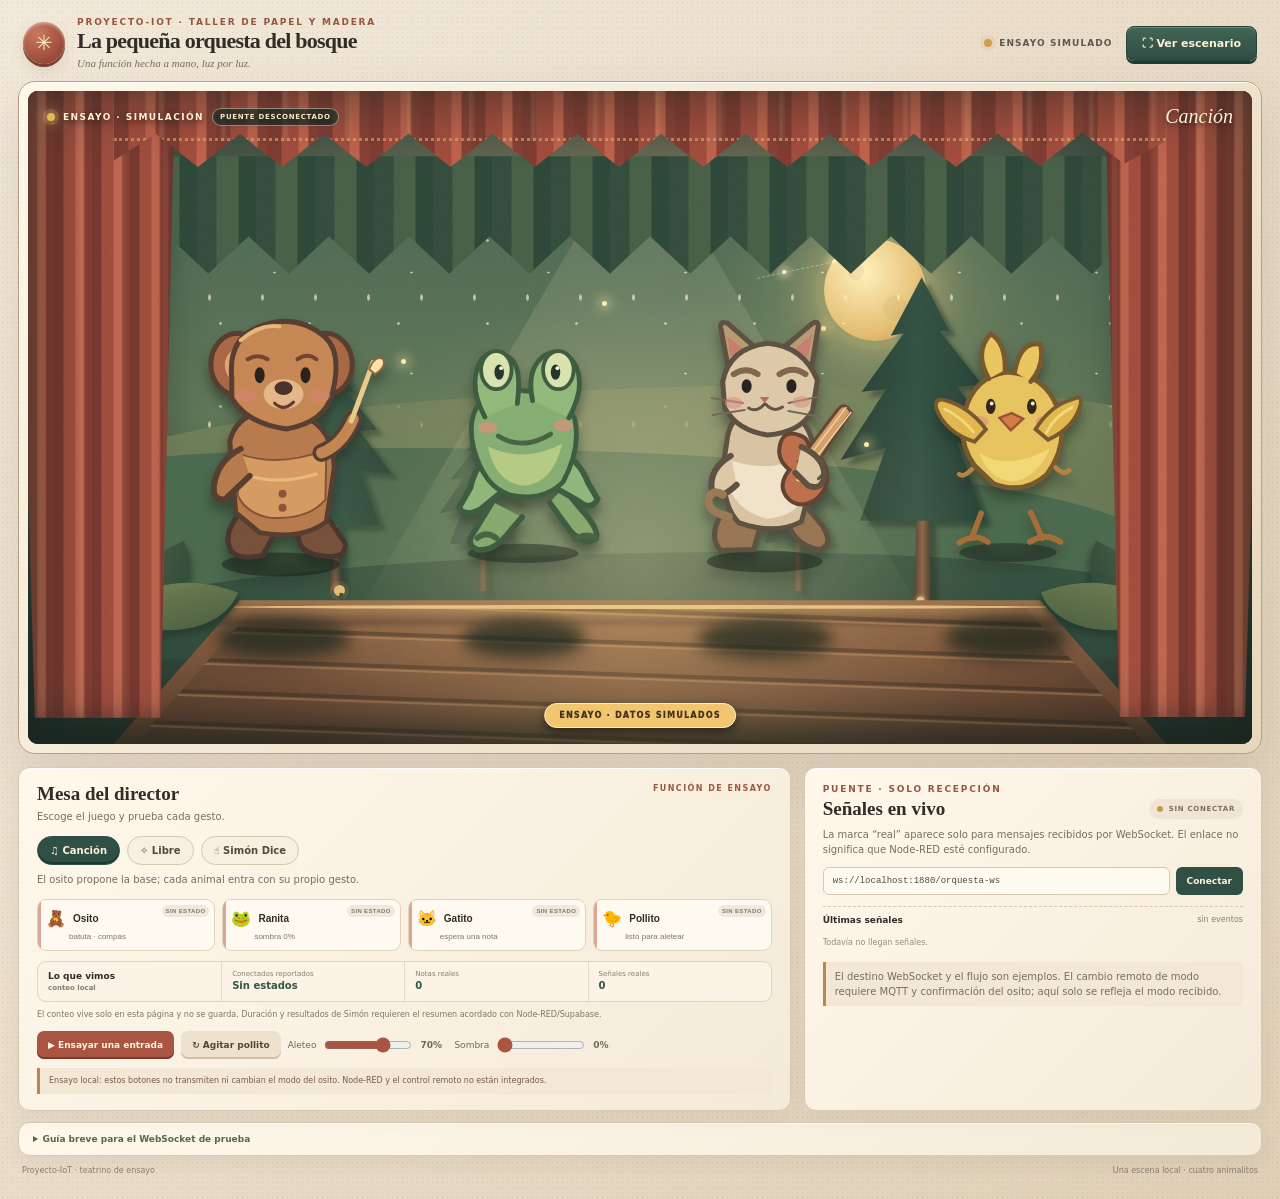
<file: orquesta-v3.html>
<!doctype html>
<html lang="es-MX">
<head>
<meta charset="utf-8"><meta name="viewport" content="width=device-width,initial-scale=1"><meta name="theme-color" content="#efe2cc">
<title>La pequeña orquesta · teatrino III</title>
<style>
:root{--paper:#f1e6d3;--paper-light:#fff5e5;--paper-dark:#d7c3a5;--ink:#302c28;--muted:#786e60;--pine:#2e5046;--moss:#66794f;--rust:#a94f3d;--gold:#e3b65e;--line:#d7c8b1;--serif:Georgia,'Times New Roman',serif;--sans:system-ui,-apple-system,BlinkMacSystemFont,'Segoe UI',sans-serif;--hand:'Trebuchet MS',sans-serif}
*{box-sizing:border-box}html{background:#e7dac6}body{margin:0;color:var(--ink);font-family:var(--sans);background:radial-gradient(#604b3320 .7px,transparent .9px),linear-gradient(135deg,#f2e9da,#dfcfb6);background-size:5px 5px,100% 100%;min-height:100vh}.shell{width:min(1440px,calc(100% - 36px));margin:auto;padding:17px 0 24px}.masthead{display:flex;align-items:center;justify-content:space-between;gap:18px;padding:0 5px 12px}.brand{display:flex;align-items:center;gap:12px}.seal{width:42px;height:42px;border-radius:50%;display:grid;place-items:center;color:#fae8c5;font-size:21px;background:radial-gradient(circle at 35% 28%,#cb7860,#994938 72%);box-shadow:inset 0 2px 3px #fff6,0 3px 0 #784033,0 6px 13px #63443225}.eyebrow{font-size:9px;letter-spacing:.2em;text-transform:uppercase;font-weight:850;color:#985440}.brand h1{margin:3px 0 0;font:700 22px/1 var(--serif);letter-spacing:-.035em}.brand p{margin:5px 0 0;color:var(--muted);font:italic 11px var(--serif)}.top-actions{display:flex;align-items:center;gap:13px}.legend{display:flex;align-items:center;gap:7px;font-size:9px;letter-spacing:.12em;text-transform:uppercase;font-weight:850;color:#5d584e}.legend i{width:8px;height:8px;border-radius:50%;background:#d0a04e;box-shadow:0 0 0 4px #d0a04e26}.legend i.real{background:#83ad7f;box-shadow:0 0 0 4px #83ad7f2d}.projection-button,.exit-projection{border:1px solid #27453b;border-radius:8px;background:linear-gradient(#426656,#2e4d42);color:#fff1d5;padding:10px 15px;font:750 11px var(--sans);cursor:pointer;box-shadow:inset 0 1px #ffffff35,0 3px 0 #243b32;white-space:nowrap;transition:transform .15s,filter .15s}.projection-button:hover,.exit-projection:hover{filter:brightness(1.12);transform:translateY(-1px)}
.screen{padding:9px;border:1px solid #b5a284;border-radius:17px;background:linear-gradient(135deg,#fff7e8,#e7d7bc);box-shadow:0 20px 50px #503b281f,inset 0 1px #fff}.theatre{--glow:#f5bd65;position:relative;isolation:isolate;overflow:hidden;height:clamp(450px,51vw,660px);min-height:430px;border-radius:10px;background:#263d34;box-shadow:inset 0 0 0 1px #ffebc85c,inset 0 -22px 50px #151f1b70}.sky{position:absolute;inset:0;background:radial-gradient(ellipse at 50% 45%,#c9975c 0,#88734d 27%,#52634d 55%,#263d35 100%);transition:filter .25s}.sky:after{content:'';position:absolute;inset:0;background:linear-gradient(90deg,#19282155,transparent 16%,transparent 84%,#19282166),linear-gradient(0deg,#1b2925a8,transparent 25%,#fff4d00d 76%,#271d2645)}.night-sheen{position:absolute;inset:0;background:radial-gradient(ellipse at 51% 35%,#ffe6a91a,transparent 53%);mix-blend-mode:screen}.moon{position:absolute;z-index:0;width:clamp(62px,8vw,108px);aspect-ratio:1;right:20%;top:13%;border-radius:50%;background:radial-gradient(circle at 39% 33%,#fff0bb,#e3bd70 67%,#bd8f55);box-shadow:0 0 0 9px #e4c17d12,0 0 35px 15px #f7d98b44,0 0 105px 42px #ffdf9350}.moon:before,.moon:after{content:'';position:absolute;border-radius:50%;background:#bc985d25}.moon:before{width:16%;height:16%;top:24%;left:23%}.moon:after{width:23%;height:23%;right:19%;bottom:21%}.stars{position:absolute;inset:3% 0 39%;opacity:.64;background-image:radial-gradient(#ffebbd 1px,transparent 1.7px),radial-gradient(#fff0cc 1px,transparent 1.7px),radial-gradient(#fff0c9 1px,transparent 1.7px);background-size:89px 83px,137px 101px,53px 127px;background-position:13px 9px,43px 32px,20px 44px}.constellation{position:absolute;z-index:1;right:28%;top:19%;width:88px;height:58px;border-top:1px dashed #f5e0ac70;transform:rotate(-12deg)}.constellation:before,.constellation:after{content:'';position:absolute;width:4px;height:4px;border-radius:50%;background:#fff0c2;box-shadow:0 0 8px 2px #fff0c2}.constellation:before{left:30%;top:-3px}.constellation:after{right:8%;top:-3px}
.forest{position:absolute;inset:13% 11% 13%;overflow:hidden;clip-path:polygon(0 0,100% 0,100% 100%,0 100%);background:linear-gradient(180deg,#4b6854 0%,#607657 49%,#52664a 66%,#354e40 100%);box-shadow:inset 0 0 44px #17282075}.forest:after{content:'';position:absolute;inset:0;background-image:url("data:image/svg+xml,%3Csvg xmlns='http://www.w3.org/2000/svg' width='140' height='140' viewBox='0 0 140 140'%3E%3Cfilter id='t'%3E%3CfeTurbulence type='fractalNoise' baseFrequency='.7' numOctaves='3' stitchTiles='stitch'/%3E%3C/filter%3E%3Crect width='100%25' height='100%25' filter='url(%23t)' opacity='.20'/%3E%3C/svg%3E");opacity:.22;mix-blend-mode:soft-light;pointer-events:none}.ridge{position:absolute;bottom:6%;left:-8%;width:118%;height:43%;border-radius:50% 48% 0 0 / 32% 38% 0 0;transform:rotate(-2deg)}.ridge.far{bottom:13%;background:#75835a;opacity:.72}.ridge.mid{bottom:4%;left:-15%;height:39%;background:#4a694d;transform:rotate(2deg)}.ridge.near{bottom:-18%;height:40%;background:linear-gradient(180deg,#385541,#253e35);transform:rotate(-1deg)}
.pine{position:absolute;z-index:1;bottom:14%;width:13%;height:52%;filter:drop-shadow(7px 6px 2px #17271e6b)}.pine:before{content:'';position:absolute;left:45%;bottom:0;width:11%;height:44%;background:linear-gradient(90deg,#513b2d,#886447,#44372c);clip-path:polygon(25% 0,80% 0,100% 100%,0 100%)}.pine:after{content:'';position:absolute;inset:0 0 28%;background:linear-gradient(90deg,#233c32,#345344 48%,#253e34);clip-path:polygon(50% 0,67% 22%,61% 22%,87% 44%,72% 45%,100% 70%,72% 68%,89% 100%,12% 100%,28% 70%,0 75%,28% 46%,13% 47%,39% 23%,31% 24%)}.pine.p1{left:12%;height:49%;width:12%;opacity:.84}.pine.p2{right:12%;height:70%;width:17%;bottom:9%}.pine.p3{left:29%;height:35%;width:9%;opacity:.56}.pine.p4{right:29%;height:36%;width:9%;opacity:.62}.flower{position:absolute;z-index:2;bottom:13%;left:18%;width:11px;height:11px;border-radius:50%;background:#e3bb78;box-shadow:0 0 0 4px #e3bb7822}.flower:after{content:'';position:absolute;width:4px;height:26px;left:4px;top:8px;background:#324d39;transform:rotate(7deg)}.flower.f2{left:auto;right:20%;bottom:11%;transform:scale(.75)}
.firefly{position:absolute;z-index:3;width:5px;height:5px;border-radius:50%;background:#ffe9a2;box-shadow:0 0 12px 4px #ffe8a277;animation:drift 5s steps(5,end) infinite}.firefly.f1{left:25%;top:38%}.firefly.f2{left:69%;top:31%;animation-delay:-1.6s}.firefly.f3{right:26%;top:55%;animation-delay:-3s}.firefly.f4{left:46%;top:26%;animation-delay:-2.2s}@keyframes drift{0%,100%{translate:0 0;opacity:.8}50%{translate:8px -12px;opacity:.28}}
.curtain{position:absolute;z-index:5;top:-1%;bottom:4%;width:13%;background:repeating-linear-gradient(90deg,#78382f 0 9px,#a04e3e 10px 21px,#bf6650 22px 29px,#843d32 31px 38px);filter:drop-shadow(7px 5px 7px #191c187c);box-shadow:inset -11px 0 14px #4b242944,inset 5px 0 5px #f2b57e29}.curtain:after{content:'';position:absolute;inset:0;background:repeating-linear-gradient(90deg,transparent 0 20px,#f8c38b18 22px 25px,transparent 29px 42px);opacity:.8}.curtain.left{left:-1%;clip-path:polygon(0 0,100% 0,91% 100%,12% 100%)}.curtain.right{right:-1%;transform:scaleX(-1);clip-path:polygon(0 0,100% 0,91% 100%,12% 100%)}.valance{position:absolute;z-index:6;left:7%;right:7%;top:-5%;height:17%;background:repeating-linear-gradient(90deg,#813c32 0 14px,#a34d3d 15px 31px,#c0634c 32px 41px,#884035 42px 51px);clip-path:polygon(0 0,100% 0,100% 74%,96% 95%,92% 67%,88% 97%,84% 68%,80% 98%,76% 68%,72% 98%,68% 68%,64% 98%,60% 68%,56% 98%,52% 68%,48% 98%,44% 68%,40% 98%,36% 68%,32% 98%,28% 68%,24% 98%,20% 68%,16% 98%,12% 68%,8% 98%,4% 68%,0 92%);filter:drop-shadow(0 7px 5px #1a221c75)}.valance:after{content:'';position:absolute;inset:8% 0 26%;border-bottom:3px dotted #ebbb7890;background:repeating-linear-gradient(90deg,transparent 0 44px,#f9d69b24 46px 48px,transparent 52px 62px)}
.canopy{position:absolute;z-index:4;left:9%;right:9%;top:10%;height:18%;background:repeating-linear-gradient(90deg,#354d3d 0 19px,#486047 20px 41px,#2e4839 42px 59px);clip-path:polygon(0 0,100% 0,99% 70%,95% 100%,91% 68%,87% 100%,83% 68%,79% 100%,75% 68%,71% 100%,67% 68%,63% 100%,59% 68%,55% 100%,51% 68%,47% 100%,43% 68%,39% 100%,35% 68%,31% 100%,27% 68%,23% 100%,19% 68%,15% 100%,11% 68%,7% 100%,3% 68%);filter:drop-shadow(0 6px 5px #17251e88)}
.light-shaft{position:absolute;z-index:2;left:50%;top:18%;width:48%;height:65%;transform:translateX(-50%);background:linear-gradient(180deg,#f5d99c26,#f4d59110 65%,transparent);clip-path:polygon(42% 0,58% 0,100% 100%,0 100%);opacity:.72;mix-blend-mode:screen}.light-shaft:after{content:'';position:absolute;inset:0;background:radial-gradient(ellipse at 50% 80%,#ffe3a443,transparent 70%);animation:shaft 4s steps(2,end) infinite}@keyframes shaft{50%{opacity:.45;transform:scaleX(.88)}}
.stage-floor{position:absolute;z-index:3;left:7%;right:7%;bottom:0;height:22%;background:linear-gradient(180deg,#9a704d,#694b36 16%,#835c3f 20%,#593d2d 100%);clip-path:polygon(12% 0,88% 0,100% 100%,0 100%);box-shadow:0 -9px 19px #17231d8c}.stage-floor:before{content:'';position:absolute;inset:4% 2% 0;background:repeating-linear-gradient(2deg,transparent 0 17px,#d5a06b5c 18px 19px,#382b227e 21px 24px,transparent 25px 32px),linear-gradient(90deg,#4d392b88,transparent 15%,#d2a17333 49%,transparent 84%,#45312588);clip-path:polygon(12% 0,88% 0,100% 100%,0 100%)}.stage-floor:after{content:'';position:absolute;left:11%;right:11%;top:5px;height:4px;border-radius:50%;background:#e5bd7a;box-shadow:0 3px 10px #f2ca7c88}
.stage-light{position:absolute;z-index:3;inset:0;pointer-events:none;opacity:.22;background:radial-gradient(ellipse at 50% 76%,var(--glow) 0,transparent 42%);mix-blend-mode:screen;transition:opacity .18s,background .18s}.stage.lit .stage-light{opacity:.72;animation:lightHit .68s steps(4,end) both}@keyframes lightHit{0%{opacity:.9}35%{opacity:.48}58%{opacity:.82}100%{opacity:.28}}.stage[data-active="osito"]{--glow:#ffd37f}.stage[data-active="ranita"]{--glow:#ddde87}.stage[data-active="gatito"]{--glow:#f5d28d}.stage[data-active="pollito"]{--glow:#ffd56e}
.framed-grain{position:absolute;z-index:9;inset:0;pointer-events:none;opacity:.14;background-image:url("data:image/svg+xml,%3Csvg xmlns='http://www.w3.org/2000/svg' width='180' height='180'%3E%3Cfilter id='grain'%3E%3CfeTurbulence type='fractalNoise' baseFrequency='.79' numOctaves='3' stitchTiles='stitch'/%3E%3C/filter%3E%3Crect width='100%25' height='100%25' filter='url(%23grain)' opacity='.32'/%3E%3C/svg%3E");mix-blend-mode:soft-light}.stage-vignette{position:absolute;z-index:8;inset:0;pointer-events:none;box-shadow:inset 0 0 60px 14px #1b241d78,inset 0 -15px 30px #18221c77}.foliage{position:absolute;z-index:4;bottom:13%;width:16%;height:19%;opacity:.9;filter:drop-shadow(3px 5px 3px #17251e80)}.foliage:before,.foliage:after{content:'';position:absolute;bottom:0;width:74%;height:74%;border-radius:100% 0 100% 0;background:linear-gradient(135deg,#65714b,#304a3a 72%);transform:rotate(-25deg)}.foliage:after{left:32%;bottom:14%;width:52%;height:56%;transform:rotate(21deg);background:linear-gradient(145deg,#83915a,#42553b)}.foliage.left{left:3%}.foliage.right{right:3%;transform:scaleX(-1)}
.performers{position:absolute;z-index:5;left:11%;right:11%;bottom:13%;height:68%;display:flex;align-items:flex-end;justify-content:space-around;gap:1%;pointer-events:none}.puppet{position:relative;width:23%;height:100%;display:flex;align-items:flex-end;justify-content:center;filter:drop-shadow(0 9px 6px #17221b75);transform-origin:50% 93%;transition:filter .2s}.puppet svg{width:100%;height:100%;overflow:visible;transform-origin:50% 91%}.puppet.active{filter:drop-shadow(0 0 20px #ffdfa0c9) drop-shadow(0 9px 5px #17221b8c)}.puppet .ground-shadow{position:absolute;bottom:1%;left:21%;width:58%;height:8%;border-radius:50%;background:#18241d9c;filter:blur(7px);z-index:-1}.bear{width:24%;z-index:2}.frog{width:22%;z-index:3}.cat{width:24%;z-index:4}.chick{width:22%;z-index:3}.bear svg{animation:idleBear 3s steps(3,end) infinite}.frog svg,.cat svg,.chick svg{animation:idlePuppet 3.4s steps(3,end) infinite}@keyframes idleBear{0%,100%{transform:translateY(0) rotate(-.5deg)}50%{transform:translateY(-2px) rotate(.4deg)}}@keyframes idlePuppet{0%,100%{transform:translateY(0)}50%{transform:translateY(-2px)}}
.bear-arm{transform-box:view-box;transform-origin:157px 146px}.bear.active .bear-arm{animation:conductPose 820ms steps(1,end) 1 both}.bear.active .bear-brow{animation:browCue 820ms steps(1,end) 1 both}.baton-glint{opacity:0}.bear.active .baton-glint{animation:glint 820ms steps(3,end) 1}@keyframes conductPose{0%{transform:rotate(0)}14%{transform:rotate(-28deg)}29%{transform:rotate(8deg)}43%{transform:rotate(27deg)}57%{transform:rotate(-10deg)}72%{transform:rotate(-34deg)}86%{transform:rotate(12deg)}100%{transform:rotate(0)}}@keyframes browCue{0%,100%{transform:translateY(0)}29%,57%{transform:translateY(-3px)}43%,72%{transform:translateY(2px)}}@keyframes glint{0%,100%{opacity:0}28%,69%{opacity:.9}}
.frog.active svg{animation:frogLeap 1040ms steps(1,end) 1 both}.frog.active .ground-shadow{animation:shadowJump 1040ms steps(1,end) 1 both}@keyframes frogLeap{0%{transform:translateY(0) scale(1,1) rotate(0)}12%{transform:translateY(5px) scale(1.12,.78) rotate(2deg)}25%{transform:translateY(-20px) scale(.94,1.08) rotate(-6deg)}42%{transform:translateY(-78px) scale(.96,1.04) rotate(-4deg)}57%{transform:translateY(-87px) scale(1,1) rotate(5deg)}72%{transform:translateY(-42px) scale(1.05,.96) rotate(4deg)}82%{transform:translateY(5px) scale(1.18,.72) rotate(-2deg)}91%{transform:translateY(-10px) scale(.94,1.08)}100%{transform:translateY(0) scale(1,1) rotate(0)}}@keyframes shadowJump{0%,12%{transform:scale(1);opacity:.9}42%,72%{transform:scale(.42,.62);opacity:.42}82%{transform:scale(1.4,.75);opacity:1}100%{transform:scale(1);opacity:.9}}
.cat-paw{transform-box:view-box;transform-origin:157px 168px}.cat.active .cat-paw{animation:pluckPose 680ms steps(1,end) 1 both}.cat.active .guitar{animation:guitarRing 680ms steps(2,end) 1}@keyframes pluckPose{0%,100%{transform:rotate(0)}14%{transform:rotate(-22deg) translateY(-2px)}29%{transform:rotate(12deg) translateY(3px)}43%{transform:rotate(-18deg)}57%{transform:rotate(16deg) translateY(3px)}72%{transform:rotate(-9deg)}86%{transform:rotate(4deg)}}@keyframes guitarRing{0%,100%{filter:none}29%,57%{filter:drop-shadow(0 0 9px #ffdc80)}}.music-notes{opacity:0}.cat.active .music-notes{animation:notes 1.1s steps(5,end) both}@keyframes notes{0%{opacity:0;transform:translateY(9px) scale(.65)}20%,64%{opacity:1}100%{opacity:0;transform:translateY(-36px) scale(1.08)}}
.chick{--flap-speed:.38s;--flap-size:38deg}.wing{transform-box:view-box}.wing.left{transform-origin:86px 162px}.wing.right{transform-origin:154px 160px}.chick.dancing .wing.left{animation:wingLeft var(--flap-speed) steps(2,end) infinite}.chick.dancing .wing.right{animation:wingRight var(--flap-speed) steps(2,end) infinite}.chick.dancing svg{animation:chickBounce var(--flap-speed) steps(2,end) infinite}.chick.dancing .eye-blink{animation:blink .5s steps(1,end) 1}.chick.dancing .toe{animation:toeTap .38s steps(2,end) infinite}@keyframes wingLeft{0%,100%{transform:rotate(calc(var(--flap-size)*-1))}50%{transform:rotate(var(--flap-size))}}@keyframes wingRight{0%,100%{transform:rotate(var(--flap-size))}50%{transform:rotate(calc(var(--flap-size)*-1))}}@keyframes chickBounce{0%,100%{translate:0 0;rotate:-1deg}50%{translate:0 -5px;rotate:2deg}}@keyframes toeTap{50%{transform:translateY(-4px) rotate(7deg)}}@keyframes blink{0%,100%{transform:scaleY(1)}35%{transform:scaleY(.12)}}
.stage-status{position:absolute;z-index:10;top:17px;left:19px;display:flex;align-items:center;gap:8px;color:#fff1d5;text-shadow:0 2px 6px #111b;font-size:9px;font-weight:900;letter-spacing:.16em;text-transform:uppercase}.lamp{width:8px;height:8px;border-radius:50%;background:#e6b957;box-shadow:0 0 0 4px #e6b95730,0 0 14px #ffe1a0}.lamp.real{background:#a7d5a2;box-shadow:0 0 0 4px #a7d5a22c,0 0 14px #c4edb5}.bridge-chip{border:1px solid #fff2d478;border-radius:12px;padding:4px 7px;background:#1d3029b8;color:#f8e7c5;font-size:7px;letter-spacing:.1em}.bridge-chip.connected{background:#234634e8;color:#e2f4dc}.bridge-chip.error{background:#783b34e8;color:#ffdfd1}.current-mode{position:absolute;z-index:10;right:19px;top:14px;color:#fff0d7;text-shadow:0 2px 5px #111a;font:italic 20px var(--serif)}.signal-ribbon{position:absolute;z-index:10;left:50%;bottom:16px;transform:translateX(-50%);padding:7px 14px;border:1px solid #fff1c2;border-radius:20px;background:#f1c66f;color:#47321f;box-shadow:0 4px 10px #1119;font-size:8px;font-weight:950;letter-spacing:.16em;text-transform:uppercase;white-space:nowrap}.signal-ribbon.real{background:#d9edcf;color:#315b37;border-color:#efffe4}.signal-ribbon.waiting{background:#eee4d0;color:#615746;border-color:#fff8e8}.chirp{position:absolute;z-index:11;top:27%;left:50%;transform:translate(-50%,-50%);padding:8px 13px;border:1px solid #ffe3ae88;border-radius:24px;background:#302a20c9;color:#fff0d0;font:italic 15px var(--serif);box-shadow:0 4px 18px #201a1580;opacity:0;transition:opacity .18s,top .18s;white-space:nowrap}.chirp.show{top:22%;opacity:1}.exit-projection{display:none;position:absolute;z-index:12;right:18px;top:15px;background:#1d302bd9;border-color:#f8e5bd70;box-shadow:none}.desk{display:grid;grid-template-columns:minmax(0,1.45fr) minmax(310px,.86fr);gap:13px;margin-top:13px}.panel{border:1px solid #d8c9b2;border-radius:12px;background:linear-gradient(135deg,#fff8eb,#f4ead8);box-shadow:0 7px 20px #49351c10,inset 0 1px #fff}.controls,.connection{padding:16px 18px}.panel-head{display:flex;justify-content:space-between;gap:10px;align-items:flex-start}.panel h2{margin:0;font:700 19px/1.05 var(--serif)}.panel-head p,.connection p{margin:5px 0 0;color:var(--muted);font-size:10px;line-height:1.5}.section-label{font-size:8px;letter-spacing:.18em;text-transform:uppercase;font-weight:900;color:#9b5844}.mode-tabs{display:flex;gap:7px;flex-wrap:wrap;margin:12px 0 9px}.mode-btn{border:1px solid #d6c7ae;border-radius:22px;background:#f7efdf;color:#504a40;padding:8px 12px;font:700 10px var(--sans);cursor:pointer;transition:all .16s}.mode-btn:hover{transform:translateY(-1px);border-color:#a97551}.mode-btn.selected{background:#304f45;color:#fff1d5;border-color:#304f45;box-shadow:inset 0 -2px #1d392f}.mode-note{min-height:15px;margin:0 0 10px;color:#766d60;font-size:10px}.animal-grid{display:grid;grid-template-columns:repeat(4,minmax(0,1fr));gap:7px}.animal-card{position:relative;overflow:hidden;min-width:0;text-align:left;border:1px solid #e0d2bc;border-radius:9px;background:#fffaf1;color:var(--ink);padding:9px 8px;cursor:pointer;transition:transform .16s,box-shadow .16s,border .16s}.animal-card:before{content:'';position:absolute;left:0;top:0;bottom:0;width:3px;background:#b8644b;opacity:.55}.animal-card:hover{transform:translateY(-2px);box-shadow:0 5px 14px #5f46201a}.animal-card.active{border-color:#d2aa69;background:#fff3d5}.animal-card.signal-real{border-color:#91b78b}.animal-name{display:flex;align-items:center;gap:7px;font-size:10px;font-weight:850}.animal-name .emoji{font-size:16px}.animal-card small{display:block;margin:4px 0 0 23px;color:#807669;font-size:8px}.node-state{position:absolute;right:5px;top:5px;padding:3px 4px;border-radius:7px;background:#eee8dd;color:#81786a;font-size:6px;font-weight:900;letter-spacing:.06em;text-transform:uppercase}.node-state.online{background:#dfeddb;color:#416c45}.node-state.offline{background:#f4e0d9;color:#974d3e}.summary{display:flex;gap:0;margin-top:10px;border:1px solid #dfd2bf;border-radius:9px;background:#faf3e6;overflow:hidden}.summary-title{width:25%;padding:9px 10px;font-size:9px;font-weight:850}.summary-title small{display:block;margin-top:3px;color:#887e70;font-size:7px;font-weight:600}.metric{flex:1;padding:8px 10px;border-left:1px solid #e6d9c6}.metric small{display:block;color:#887e70;font-size:7px}.metric strong{display:block;margin-top:2px;color:#345447;font-size:10px}.fine-note{margin:7px 0 0;color:#807668;font-size:8px;line-height:1.45}.actions{display:flex;align-items:center;gap:7px;flex-wrap:wrap;margin-top:11px}.action{border:0;border-radius:7px;background:#aa5542;color:#fff4df;padding:9px 11px;font:750 9px var(--sans);cursor:pointer;box-shadow:inset 0 -2px #783d32}.action.secondary{background:#eee2ce;color:#514737;box-shadow:inset 0 -2px #d1bea3}.action.green{background:#456b55;box-shadow:inset 0 -2px #2f4d3a}.range{display:flex;align-items:center;gap:6px;color:#70675b;font-size:9px}.range input{width:88px;accent-color:#aa5542}.range output{min-width:27px;font-weight:850}.connection .eyebrow{margin-bottom:5px}.connect-head{display:flex;justify-content:space-between;align-items:flex-start;gap:9px}.connect-state{display:flex;align-items:center;gap:6px;padding:6px 8px;border-radius:18px;background:#eee5d4;color:#7e7058;font-size:7px;font-weight:900;letter-spacing:.1em;text-transform:uppercase;white-space:nowrap}.connect-state i{width:6px;height:6px;border-radius:50%;background:#c29a4d}.connect-state.connected{background:#e0eddd;color:#416a46}.connect-state.connected i{background:#5a9d61}.connect-state.error{background:#f4e2db;color:#984a3b}.connect-state.error i{background:#bd5846}.connection p{margin:8px 0 10px}.url-row{display:flex;gap:6px}.url-row input{min-width:0;width:100%;border:1px solid #d8c8ae;border-radius:6px;background:#fffaf0;padding:8px 9px;color:#514b41;font:9px ui-monospace,SFMono-Regular,Menlo,monospace}.connect-button{border:0;border-radius:6px;background:#304f45;color:#fff2d8;padding:0 11px;font:750 9px var(--sans);cursor:pointer;white-space:nowrap}.connect-button.disconnect{background:#8d5144}.feed{margin-top:11px;padding-top:8px;border-top:1px dashed #d5c7b2}.feed-head{display:flex;justify-content:space-between;margin-bottom:6px;font-size:9px}.feed-head span{color:#8b8173;font-size:8px}.event-list{display:flex;flex-direction:column;gap:4px;max-height:83px;overflow:auto}.event-row{display:flex;gap:6px;align-items:center;color:#655d52;font-size:8px;line-height:1.3}.tag{padding:3px 4px;border-radius:4px;background:#f1dfb8;color:#7c5928;font-size:7px;font-weight:950;letter-spacing:.05em}.event-row.real .tag{background:#deebdb;color:#416948}.empty-feed{padding:7px 0;color:#978d7e;font-size:8px}.integration-note{margin:9px 0 0;padding:7px 9px;border-left:3px solid #bb8751;border-radius:0 6px 6px 0;background:#f3e7d6;color:#765e49;font-size:8px;line-height:1.45}.setup{margin-top:11px;padding:11px 14px}.setup summary{color:#52694f;font-size:9px;font-weight:850;cursor:pointer}.setup p,.setup li{color:#70675c;font-size:9px;line-height:1.5}.setup p{margin:7px 0}.setup ol{margin:5px 0;padding-left:17px}.setup code{padding:1px 4px;border-radius:3px;background:#ebe0cd;color:#554839;font-size:8px}.signature{display:flex;justify-content:space-between;gap:10px;padding:10px 4px 0;color:#897d6d;font-size:8px}.sr{position:absolute!important;width:1px;height:1px;padding:0;margin:-1px;overflow:hidden;clip:rect(0,0,0,0);white-space:nowrap;border:0}.mode-btn:focus-visible,.action:focus-visible,.animal-card:focus-visible,.connect-button:focus-visible,.projection-button:focus-visible,.exit-projection:focus-visible{outline:2px solid #b76447;outline-offset:3px}
@media(max-width:850px){.desk{grid-template-columns:1fr}.theatre{height:clamp(420px,62vw,600px)}.performers{left:8%;right:8%}}@media(max-width:560px){.shell{width:calc(100% - 16px);padding-top:10px}.masthead{padding-bottom:9px}.brand h1{font-size:17px}.brand p{font-size:9px}.seal{width:35px;height:35px}.eyebrow{font-size:7px}.legend{font-size:7px}.projection-button{padding:8px;font-size:9px}.screen{padding:5px;border-radius:12px}.theatre{height:390px;min-height:0}.curtain{width:15%}.valance{left:8%;right:8%;height:15%}.forest{left:8%;right:8%;top:12%;bottom:13%}.canopy{left:9%;right:9%;top:10%}.performers{left:3%;right:3%;height:61%;bottom:15%}.puppet{width:24%}.bear{width:24%}.frog{width:23%}.cat{width:25%}.chick{width:22%}.pine.p1{left:8%;width:14%}.pine.p2{right:6%;width:17%}.pine.p3{left:25%}.pine.p4{right:25%}.stage-status{left:10px;top:10px;gap:5px;font-size:7px}.bridge-chip{font-size:6px;padding:4px 5px}.current-mode{right:11px;top:9px;font-size:15px}.signal-ribbon{bottom:10px;padding:5px 9px;font-size:7px}.controls,.connection{padding:12px}.panel h2{font-size:17px}.animal-grid{gap:4px}.animal-card{padding:8px 4px}.animal-name{font-size:9px;gap:3px}.animal-name .emoji{font-size:13px}.animal-card small{font-size:7px;margin-left:17px}.node-state{font-size:5px;right:3px;top:3px}.summary-title{width:25%;padding:8px 6px;font-size:8px}.metric{padding:8px 6px}.metric strong{font-size:9px}.range{width:100%}.range input{flex:1}.chirp{top:25%;font-size:13px}.exit-projection{right:9px;top:9px;padding:8px}}
@media(prefers-reduced-motion:reduce){*,*:before,*:after{animation-duration:.01ms!important;animation-iteration-count:1!important;scroll-behavior:auto!important;transition-duration:.01ms!important}}
#stageScreen:fullscreen{position:fixed;z-index:9999;inset:0;width:100vw;height:100vh;height:100dvh;margin:0;padding:0;border:0;border-radius:0;background:#17221c;box-shadow:none}#stageScreen:fullscreen .theatre{width:100vw;height:100vh;height:100dvh;min-height:0;border-radius:0}#stageScreen:fullscreen .performers{left:14%;right:14%;height:74%;bottom:6%}#stageScreen:fullscreen .puppet svg{height:100%}#stageScreen:fullscreen .forest{left:13%;right:13%}#stageScreen:fullscreen .exit-projection{display:block}#stageScreen:fullscreen .stage-status{top:24px;left:28px}#stageScreen:fullscreen .current-mode{top:21px;right:31px;font-size:22px}#stageScreen:fullscreen .signal-ribbon{bottom:24px;font-size:10px;padding:8px 17px}body.projection{overflow:hidden}body.projection .shell{position:fixed;inset:0;width:100vw;height:100vh;height:100dvh;margin:0;padding:0}body.projection .masthead,body.projection .desk,body.projection .setup,body.projection .signature{display:none}body.projection #stageScreen{position:absolute;inset:0;width:100vw;height:100vh;height:100dvh;margin:0;padding:0;border:0;border-radius:0;background:#17221c}body.projection .theatre{width:100vw;height:100vh;height:100dvh;min-height:0;border-radius:0}body.projection .performers{left:14%;right:14%;height:74%;bottom:6%}body.projection .puppet svg{height:100%}body.projection .forest{left:13%;right:13%}body.projection .exit-projection{display:block}body.projection .stage-status{top:24px;left:28px}body.projection .current-mode{top:21px;right:31px;font-size:22px}body.projection .signal-ribbon{bottom:24px;font-size:10px;padding:8px 17px}
</style>
</head>
<body>
<div class="shell">
<header class="masthead"><div class="brand"><div class="seal" aria-hidden="true">✳</div><div><div class="eyebrow">Proyecto-IoT · taller de papel y madera</div><h1>La pequeña orquesta del bosque</h1><p>Una función hecha a mano, luz por luz.</p></div></div><div class="top-actions"><div class="legend"><i id="legendLamp"></i><span id="legendText">Ensayo simulado</span></div><button class="projection-button" id="projectionButton">⛶ Ver escenario</button></div></header>
<main>
<section class="screen" id="stageScreen" aria-label="Teatrino animado de la orquesta"><div class="theatre" id="stage" data-active="none">
<div class="sky"></div><div class="night-sheen"></div><div class="forest"><div class="moon"></div><div class="stars"></div><div class="constellation"></div><div class="ridge far"></div><div class="ridge mid"></div><div class="ridge near"></div><div class="pine p1"></div><div class="pine p2"></div><div class="pine p3"></div><div class="pine p4"></div><div class="flower"></div><div class="flower f2"></div><div class="firefly f1"></div><div class="firefly f2"></div><div class="firefly f3"></div><div class="firefly f4"></div></div>
<div class="light-shaft"></div><div class="curtain left"></div><div class="curtain right"></div><div class="canopy"></div><div class="valance"></div><div class="stage-floor"></div><div class="foliage left"></div><div class="foliage right"></div><div class="stage-light"></div>
<div class="performers">
<div class="puppet bear" id="bear" role="img" aria-label="Osito dirige con la batuta"><span class="ground-shadow"></span><svg viewBox="0 0 230 290" aria-hidden="true">
<ellipse cx="112" cy="273" rx="59" ry="12" fill="#171d17" opacity=".5"/><path d="M69 224Q54 243 62 259Q69 269 94 264L105 244M130 242Q128 260 151 264Q178 269 177 252L158 224" fill="#77503a" stroke="#49362f" stroke-width="5"/><path d="M61 149Q67 126 91 120L137 125Q164 137 166 175L158 230Q133 249 91 241L67 221Z" fill="#b77b4d" stroke="#563e31" stroke-width="5"/><path d="M71 162Q109 176 158 158L157 208Q139 229 101 226Q78 222 69 204Z" fill="#d59b60" stroke="#805438" stroke-width="2"/><path d="M77 183Q109 194 149 182" fill="none" stroke="#f1c885" stroke-width="3" opacity=".7"/><circle cx="114" cy="202" r="4" fill="#8a5439"/><circle cx="114" cy="216" r="4" fill="#8a5439"/>
<ellipse cx="69" cy="72" rx="27" ry="31" fill="#a96745" stroke="#563e31" stroke-width="5"/><ellipse cx="69" cy="73" rx="13" ry="16" fill="#dfa579"/><ellipse cx="157" cy="72" rx="27" ry="31" fill="#a96745" stroke="#563e31" stroke-width="5"/><ellipse cx="157" cy="73" rx="13" ry="16" fill="#dfa579"/><path d="M63 86Q59 46 91 34Q128 20 157 45Q174 61 164 101Q157 130 118 137Q79 132 63 106Z" fill="#c68754" stroke="#563e31" stroke-width="5"/><path d="M72 48Q91 31 111 34" fill="none" stroke="#e6b87a" stroke-width="4" stroke-linecap="round"/><ellipse cx="91" cy="83" rx="5" ry="8" fill="#2a211e"/><ellipse cx="137" cy="83" rx="5" ry="8" fill="#2a211e"/><path class="bear-brow" d="M79 67Q89 61 99 67M129 67Q139 60 148 67" fill="none" stroke="#70452f" stroke-width="4" stroke-linecap="round"/><ellipse cx="115" cy="102" rx="20" ry="15" fill="#e4b789"/><ellipse cx="115" cy="96" rx="9" ry="7" fill="#49312c"/><path d="M106 111Q115 120 125 110" fill="none" stroke="#63392f" stroke-width="3" stroke-linecap="round"/><ellipse cx="77" cy="104" rx="11" ry="6" fill="#d98473" opacity=".55"/><ellipse cx="151" cy="104" rx="11" ry="6" fill="#d98473" opacity=".55"/>
<path d="M72 157Q48 169 45 195Q44 208 56 208L81 184" fill="#b77b4d" stroke="#563e31" stroke-width="6" stroke-linecap="round"/><g class="bear-arm"><path d="M153 161Q174 153 185 127" fill="none" stroke="#563e31" stroke-width="18" stroke-linecap="round"/><path d="M153 161Q174 153 185 127" fill="none" stroke="#c38652" stroke-width="11" stroke-linecap="round"/><path d="M183 129L205 70" stroke="#e8ca89" stroke-width="5" stroke-linecap="round"/><path d="M201 77Q207 62 215 67Q219 74 207 82Z" fill="#ffe3a3" stroke="#8b6646" stroke-width="2"/><path class="baton-glint" d="M198 79Q215 49 219 26" fill="none" stroke="#fff0be" stroke-width="3" stroke-dasharray="4 6" stroke-linecap="round"/></g>
</svg></div>
<div class="puppet frog" id="frog" role="img" aria-label="Ranita se agacha, salta y aterriza"><span class="ground-shadow"></span><svg viewBox="0 0 220 280" aria-hidden="true">
<ellipse cx="109" cy="262" rx="58" ry="10" fill="#17231a" opacity=".45"/><path d="M77 208L58 239Q48 253 61 258Q78 261 95 239L108 224M137 209L159 239Q173 254 185 247Q190 238 170 216L151 193" fill="#87a96e" stroke="#3e5c40" stroke-width="6" stroke-linecap="round"/><path d="M80 154Q59 168 54 193L42 214Q47 224 64 216L91 194M143 153Q168 163 177 188L187 205Q181 218 167 207L137 190" fill="#91b67a" stroke="#3e5c40" stroke-width="6" stroke-linecap="round"/><path d="M57 151Q50 119 65 103Q83 87 112 92Q149 91 163 121Q170 151 151 187Q130 208 96 201Q68 193 57 151Z" fill="#86ad72" stroke="#3e5c40" stroke-width="5"/><path d="M72 150Q110 168 150 147Q140 190 108 191Q80 187 72 150Z" fill="#b5ca84"/><path d="M69 119Q52 88 63 63Q73 44 95 57Q108 66 103 105M119 102Q112 69 131 55Q153 43 165 67Q174 89 157 120" fill="#92b97b" stroke="#3e5c40" stroke-width="5" stroke-linecap="round"/><ellipse cx="81" cy="70" rx="16" ry="20" fill="#d9e3af" stroke="#3e5c40" stroke-width="4"/><ellipse cx="146" cy="70" rx="16" ry="20" fill="#d9e3af" stroke="#3e5c40" stroke-width="4"/><ellipse cx="84" cy="72" rx="5" ry="8" fill="#26352c"/><ellipse cx="143" cy="72" rx="5" ry="8" fill="#26352c"/><circle cx="86" cy="68" r="2" fill="#fff5d2"/><circle cx="145" cy="68" r="2" fill="#fff5d2"/><path d="M83 139Q108 155 138 137" fill="none" stroke="#496344" stroke-width="5" stroke-linecap="round"/><ellipse cx="72" cy="130" rx="10" ry="6" fill="#dc9078" opacity=".72"/><ellipse cx="151" cy="128" rx="10" ry="6" fill="#dc9078" opacity=".72"/><path d="M61 246Q70 238 81 246M163 247Q177 240 184 246" fill="none" stroke="#496344" stroke-width="6" stroke-linecap="round"/>
</svg></div>
<div class="puppet cat" id="cat" role="img" aria-label="Gatito toca su guitarra y escucha la nota"><span class="ground-shadow"></span><svg viewBox="0 0 230 290" aria-hidden="true">
<ellipse cx="114" cy="270" rx="58" ry="11" fill="#17201b" opacity=".47"/><path d="M71 222Q57 245 70 259L103 258L111 230M137 228Q142 253 169 258Q184 254 172 234L154 213" fill="#987553" stroke="#5d5142" stroke-width="5"/><path d="M76 151Q78 126 96 120Q126 112 149 127Q171 147 160 196L151 230Q124 244 88 231Q66 208 76 151Z" fill="#d8c4a2" stroke="#5d5142" stroke-width="5"/><path d="M82 169Q119 182 158 163L155 202Q146 225 117 227Q93 222 81 202Z" fill="#f0e3ca"/><path d="M78 78L70 35Q69 28 77 31L108 58M130 58L162 31Q170 27 167 39L160 83" fill="#b89a72" stroke="#5d5142" stroke-width="5" stroke-linejoin="round"/><path d="M79 64L77 44L94 58M143 58L162 42L157 65" fill="#c77e70"/><path d="M72 90Q78 56 117 51Q153 54 167 88L162 119Q149 141 117 143Q87 139 74 116Z" fill="#ddc9a8" stroke="#5d5142" stroke-width="5"/><path d="M83 82Q96 74 107 82M129 82Q143 73 155 82" fill="none" stroke="#80664e" stroke-width="6" stroke-linecap="round"/><ellipse cx="96" cy="94" rx="5" ry="7" fill="#29231f"/><ellipse cx="141" cy="94" rx="5" ry="7" fill="#29231f"/><path d="M109 105L119 105L114 111Z" fill="#b96c63"/><path d="M114 112Q106 121 98 116M115 112Q123 121 132 115" fill="none" stroke="#635448" stroke-width="3" stroke-linecap="round"/><path d="M92 111L61 106M94 118L62 123M138 111L171 104M138 119L171 125" stroke="#756858" stroke-width="2" stroke-linecap="round"/><ellipse cx="83" cy="111" rx="9" ry="6" fill="#d99181" opacity=".6"/><ellipse cx="151" cy="110" rx="9" ry="6" fill="#d99181" opacity=".6"/><path d="M80 164Q58 177 61 198Q67 211 86 193" fill="#ddc9a8" stroke="#5d5142" stroke-width="6" stroke-linecap="round"/>
<g class="guitar"><path d="M139 178Q125 167 130 151Q134 138 148 143Q160 146 158 159Q173 163 176 179Q180 196 165 208Q148 219 136 205Q127 193 139 178Z" fill="#bd704b" stroke="#634333" stroke-width="4"/><path d="M147 171L188 117Q193 111 198 116L201 120L160 181" fill="#d5a06a" stroke="#654637" stroke-width="3"/><path d="M159 164L196 115M164 168L201 120" stroke="#f1d6a4" stroke-width="1.4"/><circle cx="151" cy="181" r="6" fill="#5e392f"/><path d="M146 188Q155 191 160 186" fill="none" stroke="#f1cf92" stroke-width="2"/></g><g class="cat-paw"><path d="M151 155Q175 166 174 185Q171 199 158 194L145 181" fill="#ddc9a8" stroke="#5d5142" stroke-width="6" stroke-linecap="round"/><path d="M168 187L174 181" stroke="#5d5142" stroke-width="3" stroke-linecap="round"/></g><path d="M78 225Q55 220 58 206Q62 197 72 203" fill="none" stroke="#9a7956" stroke-width="8" stroke-linecap="round"/><g class="music-notes" fill="#ffe2a1" stroke="#76563d" stroke-width="1.5"><path d="M87 58V37L102 34V53A6 6 0 1 1 98 48V41L91 43V58A6 6 0 1 1 87 58Z"/><path d="M176 81V66L188 64V77A5 5 0 1 1 184 73V70L180 71V81A4 4 0 1 1 176 81Z"/></g>
</svg></div>
<div class="puppet chick" id="chick" role="img" aria-label="Pollito aletea a ritmo de la intensidad"><span class="ground-shadow"></span><svg viewBox="0 0 220 280" aria-hidden="true">
<ellipse cx="112" cy="261" rx="51" ry="10" fill="#18221b" opacity=".46"/><path d="M84 220L74 246M136 219L148 246" stroke="#a46d39" stroke-width="6" stroke-linecap="round"/><path class="toe left" d="M61 251Q77 240 91 250M135 250Q151 239 167 250" fill="none" stroke="#a46d39" stroke-width="6" stroke-linecap="round"/><path d="M77 170Q58 143 67 113Q76 77 111 72Q151 74 164 110Q177 146 153 179Q129 201 97 189Z" fill="#e7c35f" stroke="#76592f" stroke-width="5"/><path d="M82 157Q112 176 156 152Q143 183 116 187Q92 184 82 157Z" fill="#f2d776"/><path d="M92 79Q76 51 94 32Q110 42 109 70M119 72Q125 39 146 43Q151 64 136 82" fill="#e9c65f" stroke="#76592f" stroke-width="5" stroke-linecap="round"/><g class="eye-blink"><ellipse cx="94" cy="108" rx="5" ry="8" fill="#30251c"/><ellipse cx="137" cy="108" rx="5" ry="8" fill="#30251c"/><circle cx="95" cy="105" r="2" fill="#fff3ca"/><circle cx="138" cy="105" r="2" fill="#fff3ca"/></g><path d="M103 120L116 115L128 121L115 133Z" fill="#d57a43" stroke="#965337" stroke-width="2.5"/><ellipse cx="82" cy="124" rx="10" ry="6" fill="#df9078" opacity=".65"/><ellipse cx="151" cy="124" rx="10" ry="6" fill="#df9078" opacity=".65"/><g class="wing left"><path d="M77 145Q46 135 37 110Q35 100 44 101Q70 107 89 132Z" fill="#e1b74e" stroke="#76592f" stroke-width="4"/><path d="M46 111Q63 119 76 135" fill="none" stroke="#f5d77d" stroke-width="3" stroke-linecap="round"/></g><g class="wing right"><path d="M154 143Q182 130 188 106Q190 96 181 100Q156 107 141 132Z" fill="#e1b74e" stroke="#76592f" stroke-width="4"/><path d="M179 109Q161 118 152 136" fill="none" stroke="#f5d77d" stroke-width="3" stroke-linecap="round"/></g><path d="M74 174Q65 183 61 179M162 172Q171 181 176 175" fill="none" stroke="#b88142" stroke-width="5" stroke-linecap="round"/>
</svg></div>
</div><div class="chirp" id="chirp" aria-live="polite"></div><div class="stage-status"><i class="lamp" id="stageLamp"></i><span id="stageStatus">ENSAYO · SIMULACIÓN</span><span class="bridge-chip" id="bridgeStatus">PUENTE DESCONECTADO</span></div><div class="current-mode" id="currentMode">Canción</div><div class="signal-ribbon" id="signalRibbon">ENSAYO · DATOS SIMULADOS</div><button class="exit-projection" id="exitProjection">↙ Volver a la mesa</button><div class="framed-grain"></div><div class="stage-vignette"></div>
</div></section>
<div class="desk">
<section class="panel controls" aria-labelledby="controlTitle"><div class="panel-head"><div><h2 id="controlTitle">Mesa del director</h2><p>Escoge el juego y prueba cada gesto.</p></div><span class="section-label">Función de ensayo</span></div><div class="mode-tabs" role="group" aria-label="Modo musical"><button class="mode-btn selected" data-mode="cancion" aria-pressed="true">♫ Canción</button><button class="mode-btn" data-mode="libre" aria-pressed="false">✧ Libre</button><button class="mode-btn" data-mode="simon" aria-pressed="false">☝ Simón Dice</button></div><p class="mode-note" id="modeNote">El osito propone la base; cada animal entra con su propio gesto.</p>
<div class="animal-grid" role="group" aria-label="Ensayar un animal"><button class="animal-card" data-animal="osito"><span class="animal-name"><span class="emoji">🧸</span>Osito</span><small>batuta · compás</small><span class="node-state" id="state-osito">sin estado</span></button><button class="animal-card" data-animal="ranita"><span class="animal-name"><span class="emoji">🐸</span>Ranita</span><small id="frogLabel">sombra 0%</small><span class="node-state" id="state-ranita">sin estado</span></button><button class="animal-card" data-animal="gatito"><span class="animal-name"><span class="emoji">🐱</span>Gatito</span><small id="catLabel">espera una nota</small><span class="node-state" id="state-gatito">sin estado</span></button><button class="animal-card" data-animal="pollito"><span class="animal-name"><span class="emoji">🐤</span>Pollito</span><small id="chickLabel">listo para aletear</small><span class="node-state" id="state-pollito">sin estado</span></button></div>
<div class="summary"><div class="summary-title">Lo que vimos<small>conteo local</small></div><div class="metric"><small>Conectados reportados</small><strong id="connectedSummary">Sin estados</strong></div><div class="metric"><small>Notas reales</small><strong id="noteSummary">0</strong></div><div class="metric"><small>Señales reales</small><strong id="eventSummary">0</strong></div></div><p class="fine-note">El conteo vive solo en esta página y no se guarda. Duración y resultados de Simón requieren el resumen acordado con Node-RED/Supabase.</p>
<div class="actions"><button class="action" id="simulateAll">▶ Ensayar una entrada</button><button class="action secondary" id="shakeButton">↻ Agitar pollito</button><label class="range">Aleteo <input id="flapSlider" type="range" min="0" max="100" value="70"><output id="flapValue">70%</output></label><label class="range" id="shadowControl" hidden>Sombra <input id="shadowSlider" type="range" min="0" max="100" value="0"><output id="shadowValue">0%</output></label></div><p class="integration-note">Ensayo local: estos botones no transmiten ni cambian el modo del osito. Node-RED y el control remoto no están integrados.</p></section>
<aside class="panel connection" aria-labelledby="connectionTitle"><div class="eyebrow">Puente · solo recepción</div><div class="connect-head"><h2 id="connectionTitle">Señales en vivo</h2><span class="connect-state" id="connectState"><i></i><span>Sin conectar</span></span></div><p>La marca “real” aparece solo para mensajes recibidos por WebSocket. El enlace no significa que Node-RED esté configurado.</p><label class="sr" for="wsUrl">Dirección WebSocket</label><div class="url-row"><input id="wsUrl" type="url" spellcheck="false" value="ws://localhost:1880/orquesta-ws" aria-label="Dirección WebSocket"><button class="connect-button" id="connectButton">Conectar</button></div><div class="feed"><div class="feed-head"><strong>Últimas señales</strong><span id="feedCount">sin eventos</span></div><div class="event-list" id="eventList" aria-live="polite"><div class="empty-feed">Todavía no llegan señales.</div></div></div><p class="integration-note">El destino WebSocket y el flujo son ejemplos. El cambio remoto de modo requiere MQTT y confirmación del osito; aquí solo se refleja el modo recibido.</p></aside>
</div>
<details class="panel setup"><summary>Guía breve para el WebSocket de prueba</summary><p>Esta página escucha JSON plano desde el servidor WebSocket que configures. La demo no descifra AES-GCM, no envía simulaciones y no acciona MQTT.</p><ol><li>Ranita: <code>{"nodo":"ranita","tipo":"sombra","nivel":60}</code></li><li>Gatito: <code>{"nodo":"gatito","tipo":"nota","nota":"mi","vel":90}</code></li><li>Pollito: <code>{"nodo":"pollito","tipo":"agitar","intensidad":70}</code></li><li>Estado explícito: <code>{"nodo":"ranita","tipo":"estado","estado":"online"}</code></li></ol><p><code>nivel</code> e <code>intensidad</code> son nombres de ejemplo; acuerda el formato con quien haga el flujo.</p></details><footer class="signature"><span>Proyecto-IoT · teatrino de ensayo</span><span>Una escena local · cuatro animalitos</span></footer>
</main></div>
<script>
(()=>{'use strict';const $=s=>document.querySelector(s),$$=s=>[...document.querySelectorAll(s)];const modeInfo={cancion:{label:'Canción',note:'El osito propone la base; cada animal entra con su propio gesto.'},libre:{label:'Libre',note:'Notas sueltas, pasos juguetones y espacio para improvisar.'},simon:{label:'Simón Dice',note:'El osito propone un animal; la orquesta responde al turno.'}};const puppets={osito:$('#bear'),ranita:$('#frog'),gatito:$('#cat'),pollito:$('#chick')},names={osito:'Osito',ranita:'Ranita',gatito:'Gatito',pollito:'Pollito'},emoji={osito:'🧸',ranita:'🐸',gatito:'🐱',pollito:'🐤'};let mode='cancion',socket=null,sequenceTimer=null,chirpTimer=null,simCount=0,realCount=0,realNotes=0,shadowLevel=0,motionLast=0;const states={osito:null,ranita:null,gatito:null,pollito:null};
function setOrigin(origin,detail=''){const real=origin==='real';$('#stageLamp').classList.toggle('real',real);$('#legendLamp').classList.toggle('real',real);$('#legendText').textContent=real?'Señal real':'Ensayo simulado';$('#stageStatus').textContent=real?'SEÑAL REAL · WEBSOCKET':'ENSAYO · SIMULACIÓN';const ribbon=$('#signalRibbon');ribbon.classList.toggle('real',real);ribbon.classList.remove('waiting');ribbon.textContent=real?`SEÑAL REAL · ${detail||'WEBSOCKET'}`:'ENSAYO · DATOS SIMULADOS'}
function setMode(next){if(!modeInfo[next])return;mode=next;$$('.mode-btn').forEach(b=>{const selected=b.dataset.mode===next;b.classList.toggle('selected',selected);b.setAttribute('aria-pressed',String(selected))});$('#currentMode').textContent=modeInfo[next].label;$('#modeNote').textContent=modeInfo[next].note}
function activate(animal,origin='sim',detail=''){const el=puppets[animal];if(!el)return;const card=$(`.animal-card[data-animal="${animal}"]`),stage=$('#stage');el.classList.remove('active');void el.offsetWidth;el.classList.add('active');card?.classList.add('active');card?.classList.toggle('signal-real',origin==='real');if(animal==='pollito')el.classList.add('dancing');stage.dataset.active=animal;stage.classList.remove('lit');void stage.offsetWidth;stage.classList.add('lit');clearTimeout(el._timer);el._timer=setTimeout(()=>{el.classList.remove('active','dancing');card?.classList.remove('active')},animal==='osito'?900:animal==='ranita'?1100:1300);clearTimeout(stage._lightTimer);stage._lightTimer=setTimeout(()=>{stage.classList.remove('lit');stage.dataset.active='none'},700);if(detail){$('#chirp').textContent=detail;$('#chirp').classList.add('show');clearTimeout(chirpTimer);chirpTimer=setTimeout(()=>$('#chirp').classList.remove('show'),1150)}setOrigin(origin,detail.toUpperCase()||names[animal].toUpperCase())}
function updateSummary(){const reported=Object.values(states).filter(v=>v!==null),up=reported.filter(Boolean).length,unknown=4-reported.length;$('#connectedSummary').textContent=reported.length?`${up} en línea${unknown?` · ${unknown} sin dato`:''}`:'Sin estados';$('#noteSummary').textContent=String(realNotes);$('#eventSummary').textContent=String(realCount)}
function clearStatuses(){Object.keys(states).forEach(n=>{states[n]=null;const c=$(`.animal-card[data-animal="${n}"]`),s=$(`#state-${n}`);c?.classList.remove('online','offline','signal-real');s.textContent='sin estado';s.className='node-state'});updateSummary()}
function setShadow(value,origin){const n=Math.max(0,Math.min(100,Number(value)||0));shadowLevel=n;const frog=$('#frog');frog.style.setProperty('--shadow-level',n);$('#frogLabel').textContent=`sombra ${Math.round(n)}%`;if(origin==='sim'){$('#shadowControl').hidden=false;$('#shadowSlider').value=n;$('#shadowValue').textContent=`${Math.round(n)}%`}if(n>3)activate('ranita',origin,`SOMBRA · ${Math.round(n)}%`)}
function setFlap(value){const n=Math.max(0,Math.min(100,Number(value)||0)),chick=$('#chick');chick.style.setProperty('--flap-speed',`${(.86-n*.0066).toFixed(2)}s`);chick.style.setProperty('--flap-size',`${12+n*.43}deg`);$('#flapSlider').value=n;$('#flapValue').textContent=`${Math.round(n)}%`;return n}
function parseEvent(event,origin){let node=String(event.nodo||event.animal||'').toLowerCase(),type=String(event.tipo||event.evento||'').toLowerCase();if(!type&&event.nota)type='nota';if(!type&&event.nivel!==undefined)type='sombra';if(!type&&event.intensidad!==undefined)type='agitar';if(['modo/ack','modo_ack'].includes(type)){const next=String(event.modo||event.mode||'').toLowerCase().replace('simón dice','simon');if(modeInfo[next]&&event.ok!==false)setMode(next);return {node:'osito',type,detail:`modo · ${modeInfo[next]?.label||next}`}}if(!puppets[node])return null;if(type==='estado'||type==='status'){const status=String(event.estado||event.status||'').toLowerCase();if(origin==='real'&&['online','offline'].includes(status)){states[node]=status==='online';const card=$(`.animal-card[data-animal="${node}"]`),badge=$(`#state-${node}`);card.classList.toggle('online',states[node]);card.classList.toggle('offline',!states[node]);badge.textContent=states[node]?'conectado':'sin conexión';badge.className=`node-state ${states[node]?'online':'offline'}`}updateSummary();return {node,type,detail:status==='online'?'conectado':status==='offline'?'sin conexión':'estado sin dato'}}if(node==='osito'&&['modo','mode'].includes(type)){const next=String(event.modo||event.mode||'').toLowerCase().replace('simón dice','simon');if(modeInfo[next])setMode(next);return {node,type,detail:`modo · ${modeInfo[next]?.label||next}`}}let detail='';if(node==='osito'&&['pulso','beat','base'].includes(type)){detail='pulso';activate(node,origin,'EL OSITO MARCA EL PULSO')}else if(node==='ranita'&&['sombra','shadow'].includes(type)){const v=event.nivel??event.sombra??event.valor??0;detail=`sombra ${Math.round(Number(v)||0)}%`;setShadow(v,origin)}else if(node==='gatito'&&['nota','note'].includes(type)){const note=String(event.nota||event.note||'do'),vel=event.vel??event.fuerza;detail=`♪ ${note}${vel!==undefined?` · ${vel}`:''}`;$('#catLabel').textContent=vel!==undefined?`${note} · intensidad ${vel}`:`nota ${note}`;activate(node,origin,`♪ ${note}`)}else if(node==='pollito'&&['agitar','shake','movimiento'].includes(type)){const n=setFlap(event.intensidad??event.nivel??event.valor??70);detail=`aleteo ${Math.round(n)}%`;$('#chickLabel').textContent=detail;activate(node,origin,`ALETEO · ${Math.round(n)}%`)}else return null;return {node,type,detail}}
function addEvent(event,origin){const parsed=parseEvent(event,origin);if(!parsed)return;setOrigin(origin,parsed.detail||parsed.type);if(origin==='sim')simCount++;else{realCount++;if(parsed.node==='gatito'&&['nota','note'].includes(parsed.type))realNotes++}updateSummary();const list=$('#eventList');if(list.querySelector('.empty-feed'))list.textContent='';const row=document.createElement('div');row.className=`event-row ${origin==='real'?'real':'sim'}`;const tag=document.createElement('span');tag.className='tag';tag.textContent=origin==='real'?'REAL':'ENSAYO';const msg=document.createElement('span');msg.textContent=`${emoji[parsed.node]||''} ${names[parsed.node]} · ${parsed.detail}`;row.append(tag,msg);list.prepend(row);while(list.children.length>7)list.lastElementChild.remove();$('#feedCount').textContent=`${realCount} real${simCount?` · ${simCount} ensayo`:''}`}
function simulate(node,payload){addEvent({nodo:node,...payload},'sim')}
function runSequence(){if(sequenceTimer){clearInterval(sequenceTimer);sequenceTimer=null;$('#simulateAll').textContent='▶ Ensayar una entrada';return}const sequence=[()=>simulate('osito',{tipo:'pulso'}),()=>simulate('ranita',{tipo:'sombra',nivel:55}),()=>simulate('gatito',{tipo:'nota',nota:'mi',vel:82}),()=>simulate('pollito',{tipo:'agitar',intensidad:Number($('#flapSlider').value)})];let i=0;$('#simulateAll').textContent='Ⅱ Detener ensayo';sequence[i++]();sequenceTimer=setInterval(()=>{sequence[i++]();if(i===sequence.length){clearInterval(sequenceTimer);sequenceTimer=null;$('#simulateAll').textContent='▶ Ensayar otra vez'}},730)}
$$('.mode-btn').forEach(b=>b.addEventListener('click',()=>setMode(b.dataset.mode)));$$('.animal-card').forEach(card=>card.addEventListener('click',()=>{const n=card.dataset.animal;if(n==='osito')simulate(n,{tipo:'pulso'});if(n==='ranita')simulate(n,{tipo:'sombra',nivel:shadowLevel>40?0:64});if(n==='gatito')simulate(n,{tipo:'nota',nota:['do','mi','sol','la'][Math.floor(Math.random()*4)],vel:85});if(n==='pollito')simulate(n,{tipo:'agitar',intensidad:Number($('#flapSlider').value)})}));$('#simulateAll').addEventListener('click',runSequence);$('#shakeButton').addEventListener('click',()=>simulate('pollito',{tipo:'agitar',intensidad:Number($('#flapSlider').value)}));$('#flapSlider').addEventListener('input',e=>setFlap(e.target.value));$('#shadowSlider').addEventListener('input',e=>setShadow(e.target.value,'sim'));
function showConnect(state,label){const c=$('#connectState');c.className=`connect-state ${state==='connected'?'connected':state==='error'?'error':''}`;c.querySelector('span').textContent=label}
function connect(){const url=$('#wsUrl').value.trim();if(!/^wss?:\/\//i.test(url)){showConnect('error','Dirección inválida');return}if(socket){socket.close();socket=null}showConnect('','Conectando…');$('#connectButton').textContent='Conectando';try{socket=new WebSocket(url)}catch{showConnect('error','No se pudo abrir');$('#connectButton').textContent='Conectar';return}const current=socket;current.addEventListener('open',()=>{if(socket!==current)return;clearStatuses();showConnect('connected','WebSocket abierto');$('#connectButton').textContent='Desconectar';$('#connectButton').classList.add('disconnect');$('#bridgeStatus').textContent='WEBSOCKET CONECTADO';$('#bridgeStatus').className='bridge-chip connected';$('#signalRibbon').className='signal-ribbon waiting';$('#signalRibbon').textContent='ENLACE ABIERTO · ESPERANDO EVENTOS'});current.addEventListener('message',e=>{try{let data=typeof e.data==='string'?JSON.parse(e.data):e.data;if(Array.isArray(data)){data.forEach(x=>addEvent(x,'real'));return}if(data&&typeof data==='object'){if(typeof data.payload==='string'){try{data={...data,...JSON.parse(data.payload)}}catch{}}else if(data.payload&&typeof data.payload==='object')data={...data,...data.payload};addEvent(data,'real')}}catch{const list=$('#eventList');if(list.querySelector('.empty-feed'))list.textContent='';const row=document.createElement('div');row.className='event-row real';row.innerHTML='<span class="tag">REAL</span><span>Mensaje recibido; JSON no válido</span>';list.prepend(row)}});current.addEventListener('error',()=>{if(socket===current){showConnect('error','Error de conexión');$('#bridgeStatus').textContent='ENLACE CON ERROR';$('#bridgeStatus').className='bridge-chip error';$('#connectButton').textContent='Conectar';$('#connectButton').classList.remove('disconnect')}});current.addEventListener('close',()=>{if(socket!==current)return;socket=null;clearStatuses();showConnect('','Sin conectar');$('#bridgeStatus').textContent='PUENTE DESCONECTADO';$('#bridgeStatus').className='bridge-chip';$('#connectButton').textContent='Conectar';$('#connectButton').classList.remove('disconnect');$('#signalRibbon').className='signal-ribbon';$('#signalRibbon').textContent='ENSAYO · DATOS SIMULADOS';setOrigin('sim')})}
$('#connectButton').addEventListener('click',()=>{if(socket&&socket.readyState<2)socket.close();else connect()});$('#wsUrl').addEventListener('keydown',e=>{if(e.key==='Enter')connect()});
const stageScreen=$('#stageScreen');let fallback=false;async function enterProjection(){fallback=false;try{if(stageScreen.requestFullscreen)await stageScreen.requestFullscreen({navigationUI:'hide'});else{document.body.classList.add('projection');fallback=true}}catch{document.body.classList.add('projection');fallback=true}$('#projectionButton').textContent='↙ Volver a mesa'}function exitProjection(){if(document.body.classList.contains('projection'))document.body.classList.remove('projection');if(document.fullscreenElement)document.exitFullscreen?.();fallback=false;$('#projectionButton').textContent='⛶ Ver escenario'}$('#projectionButton').addEventListener('click',()=>{if(document.fullscreenElement||fallback)exitProjection();else enterProjection()});$('#exitProjection').addEventListener('click',exitProjection);document.addEventListener('fullscreenchange',()=>{if(!document.fullscreenElement&&!fallback)$('#projectionButton').textContent='⛶ Ver escenario'});document.addEventListener('keydown',e=>{if(e.key==='Escape'&&fallback)exitProjection()});
})();
</script>
</body>
</html>
</file>
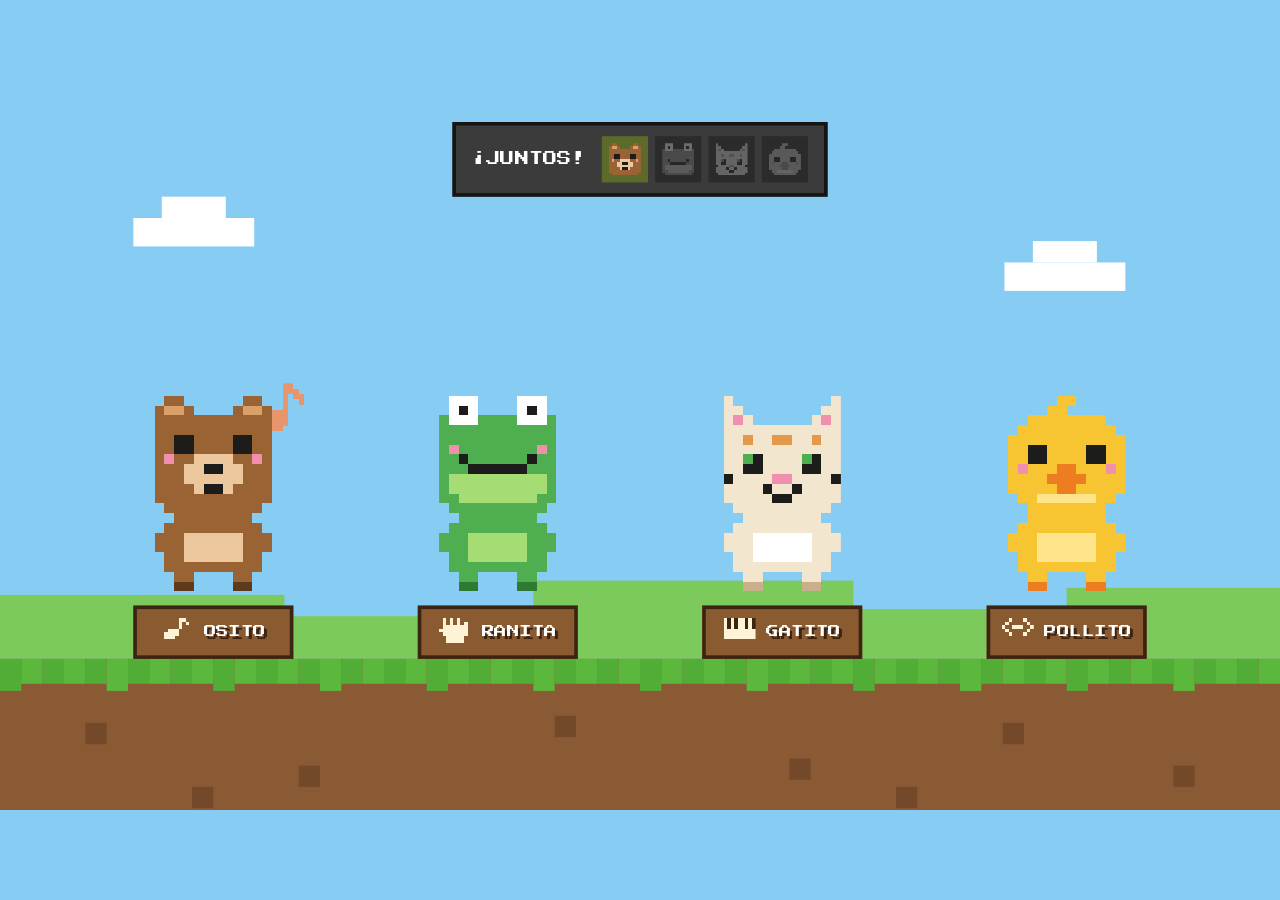
<file: web/proyector.html>
<!doctype html>
<html lang="es">
<head>
<meta charset="utf-8">
<meta name="viewport" content="width=device-width, initial-scale=1">
<title>Orquesta · pantalla del niño</title>
<link rel="icon" href="icono.svg" type="image/svg+xml">
<link rel="stylesheet" href="css/base.css">
<link rel="stylesheet" href="css/proyector.css">
</head>
<body class="proyector">
<main class="escenario" id="escenario" aria-label="La orquesta de animalitos">
  <div class="juntos" id="juntos" hidden>
    <span class="juntos__texto" id="juntos-texto">¡JUNTOS!</span>
    <div class="juntos__lugares" id="juntos-lugares"></div>
  </div>
  <div class="simon" id="simon" role="status" hidden>
    <span id="simon-cara"></span>
    <span id="simon-texto"></span>
  </div>
  <div class="estrellas" id="estrellas" hidden>
    <span id="estrella-icono"></span>
    <span id="estrellas-cuenta" aria-label="estrellas">0</span>
  </div>
  <div class="avance-cancion" id="avance" role="img" aria-label="Avance de la canción" hidden></div>
  <p class="aviso-ensayo-proyector" data-aviso-ensayo hidden>ENSAYO</p>
</main>
<script type="module" src="js/proyector.js"></script>
</body>
</html>
</file>
<file: web/css/base.css>
/* Colores, tipografía y espacios de toda la interfaz. Si algo cambia de color, se cambia aquí. */

@font-face {
  font-family: "Plus Jakarta Sans";
  src: url("../fuentes/plus-jakarta-sans.woff2") format("woff2");
  font-weight: 400 800;
  font-display: swap;
}

@font-face {
  font-family: "Press Start 2P";
  src: url("../fuentes/press-start-2p.woff2") format("woff2");
  font-weight: 400;
  font-display: swap;
}

:root {
  /* Texto. Todos pasan 4.5:1 sobre blanco y sobre los fondos pastel (WCAG 1.4.3). */
  --tinta: #1c1c1a;
  --tinta-suave: #4a4a44;
  --tinta-tenue: #5f5f58;

  /* Superficies */
  --fondo: #ffffff;
  --superficie: #f6f6f1;
  --relleno: #f1f1ec;
  --relleno-nav: #f3f3ee;
  --relleno-encima: #e6e6df; /* fondo gris al pasar el mouse */

  /* Acentos: lima = lo elegido, violeta = la acción principal */
  --lima: #dcf16b;
  --lima-claro: #eef6c8;
  --lima-encima: #d0e65a;
  --violeta: #6858d4;

  /* Avisos */
  --alerta-fondo: #ffd9e7;
  --alerta-texto: #6e1238;
  --alerta-texto-suave: #3d2a31;
  --aviso-fondo: #fff0b3;
  --aviso-boton: #6b4a00;
  --bien-fondo: #c6ecd6;
  --bien-boton: #1f5a2e;

  /* Un tono claro por animal (fondos) y uno fuerte (gráficas, ≥ 3:1 sobre blanco, WCAG 1.4.11) */
  --osito-claro: #ffd3bd;
  --ranita-claro: #c6ecd6;
  --gatito-claro: #d9d2ff;
  --pollito-claro: #ffe27a;
  --osito-fuerte: #c46a3c;
  --ranita-fuerte: #3d9a63;
  --gatito-fuerte: #6858d4;
  --pollito-fuerte: #b27c00;

  /* Secciones */
  --rosa: #f6cdef;
  --lila: #e9e4ff;
  --amarillo: #ffe27a;

  --radio-grande: 24px;
  --radio: 18px;
  --radio-chico: 14px;
  --objetivo-min: 44px; /* tamaño mínimo de lo que se toca (WCAG 2.5.8 pide 24 px) */

  --letra: "Plus Jakarta Sans", system-ui, sans-serif;
  --letra-pixel: "Press Start 2P", monospace;
}

*,
*::before,
*::after {
  box-sizing: border-box;
}

body {
  margin: 0;
  background: var(--fondo);
  color: var(--tinta);
  font-family: var(--letra);
  font-size: 14px;
  line-height: 1.45;
}

a {
  color: inherit;
}

button,
input,
select,
textarea {
  font: inherit;
  color: inherit;
}

button {
  cursor: pointer;
}

h1,
h2,
h3,
p {
  margin: 0;
}

/* Foco visible para quien usa teclado */
:focus-visible {
  outline: 3px solid var(--violeta);
  outline-offset: 3px;
}

.pagina {
  /* Ocupa toda la pantalla: en la laptop del consultorio se usa a pantalla completa */
  max-width: 1840px;
  min-height: 100vh;
  min-height: 100dvh;
  margin: 0 auto;
  padding: clamp(24px, 2.5vw, 40px) clamp(20px, 3vw, 56px);
  display: flex;
  flex-direction: column;
  gap: 24px;
}

.titulo-pagina {
  font-size: 30px;
  font-weight: 800;
  letter-spacing: -0.03em;
}

.titulo-seccion {
  font-size: 16px;
  font-weight: 800;
}

.texto-ayuda {
  font-size: 12px;
  font-weight: 600;
  color: var(--tinta-suave);
}

/* Solo para lectores de pantalla */
.solo-lector {
  position: absolute;
  width: 1px;
  height: 1px;
  overflow: hidden;
  clip: rect(0 0 0 0);
  white-space: nowrap;
}

[hidden] {
  display: none !important;
}

@media (max-width: 720px) {
  .pagina {
    padding: 24px 20px 40px;
  }
}

/* Pupilas de la ranita (js/caritas.js): saltan de pixel en pixel dentro del ojo de 3×3 */
.pupila {
  animation-iteration-count: infinite;
  animation-timing-function: step-end;
}

.pupila--tranquila {
  animation-name: mirada-tranquila;
  animation-duration: 4s;
}

.pupila--loca {
  animation-name: mirada-loca;
  animation-duration: 2.6s;
}

@keyframes mirada-tranquila {
  0%, 100% { transform: translate(0, 0); }
  25% { transform: translate(-1px, 0); }
  45% { transform: translate(0, 0); }
  70% { transform: translate(1px, 0); }
}

@keyframes mirada-loca {
  0%, 100% { transform: translate(1px, 0); }
  15% { transform: translate(1px, 1px); }
  30% { transform: translate(0, 1px); }
  45% { transform: translate(-1px, 1px); }
  55% { transform: translate(-1px, -1px); }
  70% { transform: translate(0, -1px); }
  85% { transform: translate(1px, -1px); }
}

@media (prefers-reduced-motion: reduce) {
  *,
  *::before,
  *::after {
    animation: none !important;
    transition: none !important;
  }
}
</file>
<file: web/css/proyector.css>
/* Pantalla del niño: mundo de bloques. Se diseña a 1440×810 y se escala al tamaño del proyector. */

body.proyector {
  margin: 0;
  height: 100vh;
  overflow: hidden;
  background: #86ccf3;
  font-family: var(--letra-pixel);
  color: #ffffff;
}

.escenario {
  position: absolute;
  top: 0;
  left: 0;
  width: 1440px;
  height: 810px;
  overflow: hidden;
  background: #86ccf3;
  transform-origin: top left;
}

.escenario > * {
  position: absolute;
}

.nube,
.cerro,
.mancha {
  display: block;
}

.nube { background: #ffffff; }
.cerro { background: #7cc95c; }
.mancha { width: 24px; height: 24px; background: #74492a; }

.suelo {
  left: 0;
  top: 640px;
  width: 1440px;
  height: 170px;
  background: #8a5a34;
}

.pasto {
  left: 0;
  top: 640px;
  width: 1440px;
  display: flex;
}

.pasto span {
  width: 24px;
  height: 28px;
  flex: none;
  background: #52ad36;
}

.pasto span:nth-child(2n) { background: #5bb83c; }
.pasto span:nth-child(5n + 1) { height: 36px; }

/* ---------- Animales ---------- */

.animal {
  top: 344px;
  width: 200px;
  height: 296px;
}

.animal > * {
  position: absolute;
}

.animal__cuerpo {
  left: 34px;
  top: 0;
  width: 132px;
}

.animal__cuerpo svg {
  display: block;
}

.animal--suena .animal__cuerpo {
  animation: salto 0.7s steps(2) infinite;
}

.animal--dormido .animal__cuerpo {
  filter: grayscale(0.7);
  opacity: 0.7;
}

.animal--tenue .animal__cuerpo,
.animal--tenue .animal__bloque {
  opacity: 0.4;
}

.animal__bloque {
  left: 10px;
  top: 236px;
  width: 180px;
  height: 60px;
  display: flex;
  align-items: center;
  justify-content: center;
  gap: 12px;
  background: #8a5a30; /* con letra blanca: 5.9:1 */
  border: 4px solid #3b2412;
  font-size: 14px;
  text-shadow: 3px 3px 0 #3b2412;
}

.animal__nota {
  left: 160px;
  top: -14px;
  display: none;
  animation: sube 1.2s steps(6) infinite;
}

.animal--suena .animal__nota { display: block; }

.animal__flecha {
  left: 65px;
  top: -92px;
  display: none;
  animation: flecha 0.8s steps(2) infinite;
}

.animal--objetivo .animal__flecha { display: block; }

.animal__zz {
  left: 150px;
  top: -4px;
  display: none;
  font-size: 22px;
  text-shadow: 3px 3px 0 #2a3a4a;
  animation: zz 1.6s steps(2) infinite;
}

.animal--dormido .animal__zz { display: block; }

/* ---------- Letreros de arriba ---------- */

.juntos {
  left: 50%;
  top: 36px;
  transform: translateX(-50%);
  display: flex;
  align-items: center;
  gap: 18px;
  padding: 12px 18px;
  background: #3b3b3b;
  border: 4px solid #141414;
  font-size: 16px;
}

.juntos--todos .juntos__texto { color: var(--lima); }

.juntos__lugares {
  display: flex;
  gap: 8px;
}

.juntos__lugar {
  width: 52px;
  height: 52px;
  display: grid;
  place-items: center;
  background: #2b2b2b;
}

.juntos__lugar svg {
  opacity: 0.3;
  filter: grayscale(1);
}

.juntos__lugar--encendido { background: #5c6b2a; }

.juntos__lugar--encendido svg {
  opacity: 1;
  filter: none;
}

.simon {
  left: 50%;
  top: 36px;
  transform: translateX(-50%);
  display: flex;
  align-items: center;
  gap: 16px;
  padding: 14px 22px;
  background: #ffffff;
  color: var(--tinta);
  border: 4px solid #141414;
  box-shadow: 6px 6px 0 #1c1c1a;
  white-space: nowrap;
  font-size: 24px;
  line-height: 1.3;
}

.estrellas {
  right: 40px;
  top: 36px;
  display: flex;
  align-items: center;
  gap: 12px;
  padding: 12px 16px;
  background: #3b3b3b;
  border: 4px solid #141414;
  font-size: 22px;
}

.avance-cancion {
  left: 50%;
  bottom: 44px;
  transform: translateX(-50%);
  display: flex;
  gap: 6px;
}

.avance-cancion span {
  width: 24px;
  height: 16px;
  background: #5a3a20;
}

.avance-cancion span.lleno { background: var(--lima); }

.aviso-ensayo-proyector {
  left: 16px;
  bottom: 16px;
  padding: 8px 10px;
  background: #3b3b3b;
  font-size: 10px;
}

@keyframes salto { 0%, 100% { transform: translateY(0); } 50% { transform: translateY(-18px); } }
@keyframes sube { 0% { transform: translateY(0); opacity: 1; } 100% { transform: translateY(-70px); opacity: 0; } }
@keyframes flecha { 0%, 100% { transform: translateY(0); } 50% { transform: translateY(12px); } }
@keyframes zz { 0%, 100% { transform: translate(0, 0); } 50% { transform: translate(6px, -8px); } }
</file>
